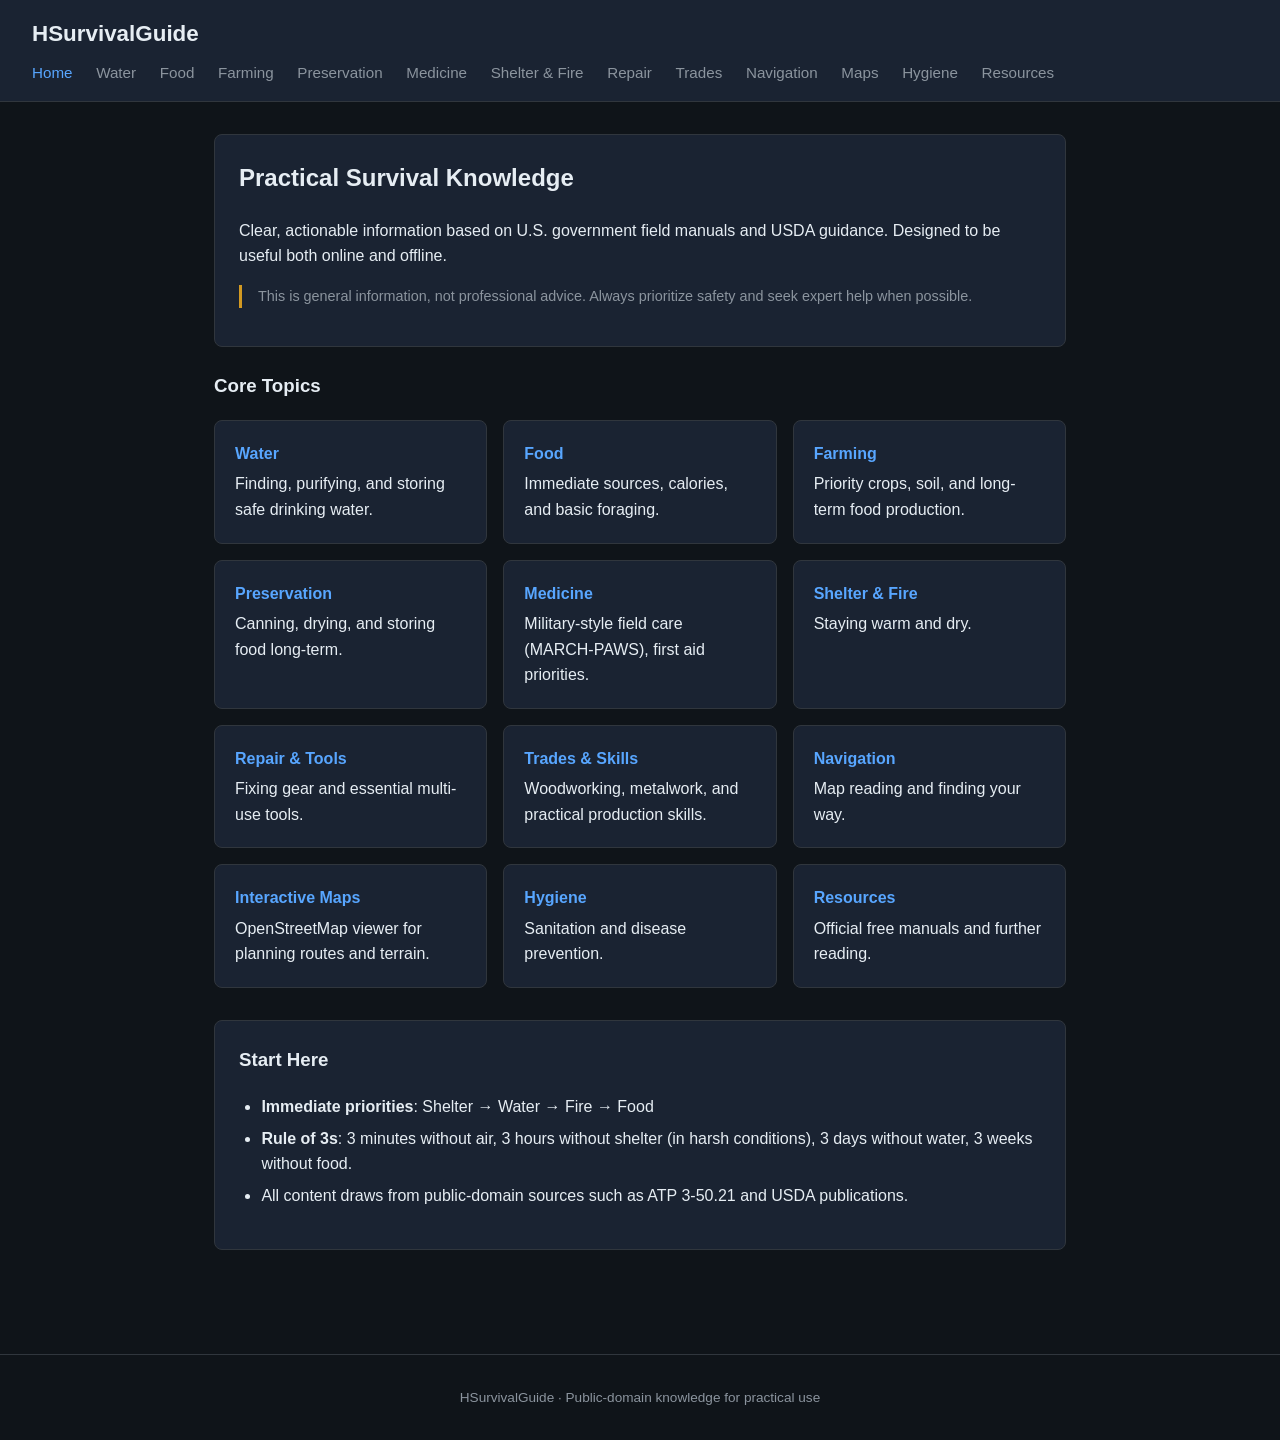
<file: index.html>
<!DOCTYPE html>
<html lang="en">
<head>
  <meta charset="UTF-8">
  <meta name="viewport" content="width=device-width, initial-scale=1.0">
  <title>HSurvivalGuide – Practical Survival Knowledge</title>
  <link rel="stylesheet" href="css/style.css">
</head>
<body>
  <header>
    <h1><a href="index.html">HSurvivalGuide</a></h1>
    <nav>
      <a href="index.html" class="active">Home</a>
      <a href="water.html">Water</a>
      <a href="food.html">Food</a>
      <a href="farming.html">Farming</a>
      <a href="preservation.html">Preservation</a>
      <a href="medicine.html">Medicine</a>
      <a href="shelter.html">Shelter & Fire</a>
      <a href="repair.html">Repair</a>
      <a href="trades.html">Trades</a>
      <a href="navigation.html">Navigation</a>
      <a href="maps.html">Maps</a>
      <a href="hygiene.html">Hygiene</a>
      <a href="resources.html">Resources</a>
    </nav>
  </header>

  <div class="container">
    <div class="card">
      <h2>Practical Survival Knowledge</h2>
      <p>Clear, actionable information based on U.S. government field manuals and USDA guidance. Designed to be useful both online and offline.</p>
      <p class="warning">This is general information, not professional advice. Always prioritize safety and seek expert help when possible.</p>
    </div>

    <h3>Core Topics</h3>
    <div class="grid">
      <a href="water.html"><strong>Water</strong> Finding, purifying, and storing safe drinking water.</a>
      <a href="food.html"><strong>Food</strong> Immediate sources, calories, and basic foraging.</a>
      <a href="farming.html"><strong>Farming</strong> Priority crops, soil, and long-term food production.</a>
      <a href="preservation.html"><strong>Preservation</strong> Canning, drying, and storing food long-term.</a>
      <a href="medicine.html"><strong>Medicine</strong> Military-style field care (MARCH-PAWS), first aid priorities.</a>
      <a href="shelter.html"><strong>Shelter & Fire</strong> Staying warm and dry.</a>
      <a href="repair.html"><strong>Repair & Tools</strong> Fixing gear and essential multi-use tools.</a>
      <a href="trades.html"><strong>Trades & Skills</strong> Woodworking, metalwork, and practical production skills.</a>
      <a href="navigation.html"><strong>Navigation</strong> Map reading and finding your way.</a>
      <a href="maps.html"><strong>Interactive Maps</strong> OpenStreetMap viewer for planning routes and terrain.</a>
      <a href="hygiene.html"><strong>Hygiene</strong> Sanitation and disease prevention.</a>
      <a href="resources.html"><strong>Resources</strong> Official free manuals and further reading.</a>
    </div>

    <div class="card" style="margin-top: 2rem;">
      <h3>Start Here</h3>
      <ul>
        <li><strong>Immediate priorities</strong>: Shelter → Water → Fire → Food</li>
        <li><strong>Rule of 3s</strong>: 3 minutes without air, 3 hours without shelter (in harsh conditions), 3 days without water, 3 weeks without food.</li>
        <li>All content draws from public-domain sources such as ATP 3-50.21 and USDA publications.</li>
      </ul>
    </div>
  </div>

  <footer>
    HSurvivalGuide · Public-domain knowledge for practical use
  </footer>
</body>
</html>
</file>
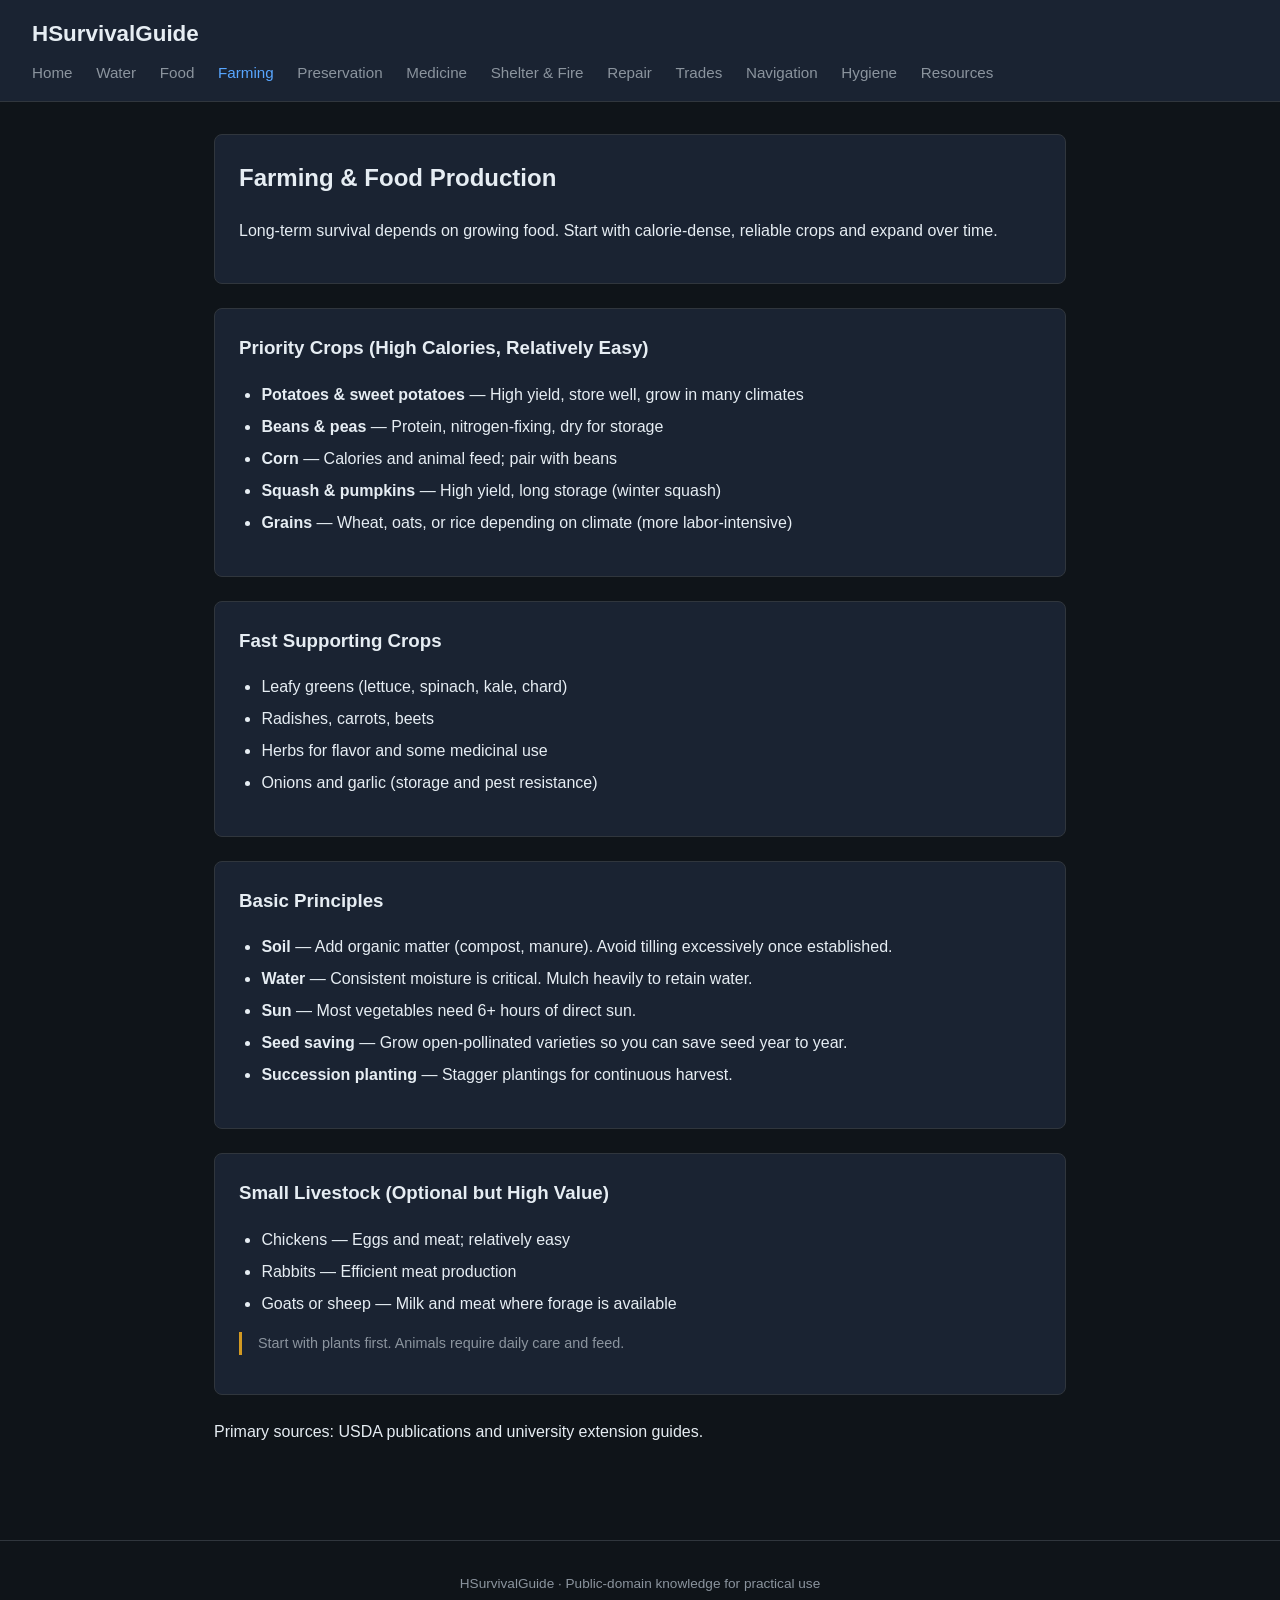
<file: farming.html>
<!DOCTYPE html>
<html lang="en">
<head>
  <meta charset="UTF-8">
  <meta name="viewport" content="width=device-width, initial-scale=1.0">
  <title>Farming – HSurvivalGuide</title>
  <link rel="stylesheet" href="css/style.css">
</head>
<body>
  <header>
    <h1><a href="index.html">HSurvivalGuide</a></h1>
    <nav>
      <a href="index.html">Home</a>
      <a href="water.html">Water</a>
      <a href="food.html">Food</a>
      <a href="farming.html" class="active">Farming</a>
      <a href="preservation.html">Preservation</a>
      <a href="medicine.html">Medicine</a>
      <a href="shelter.html">Shelter & Fire</a>
      <a href="repair.html">Repair</a>
      <a href="trades.html">Trades</a>
      <a href="navigation.html">Navigation</a>
      <a href="hygiene.html">Hygiene</a>
      <a href="resources.html">Resources</a>
    </nav>
  </header>

  <div class="container">
    <div class="card">
      <h2>Farming & Food Production</h2>
      <p>Long-term survival depends on growing food. Start with calorie-dense, reliable crops and expand over time.</p>
    </div>

    <div class="card">
      <h3>Priority Crops (High Calories, Relatively Easy)</h3>
      <ul>
        <li><strong>Potatoes & sweet potatoes</strong> — High yield, store well, grow in many climates</li>
        <li><strong>Beans & peas</strong> — Protein, nitrogen-fixing, dry for storage</li>
        <li><strong>Corn</strong> — Calories and animal feed; pair with beans</li>
        <li><strong>Squash & pumpkins</strong> — High yield, long storage (winter squash)</li>
        <li><strong>Grains</strong> — Wheat, oats, or rice depending on climate (more labor-intensive)</li>
      </ul>
    </div>

    <div class="card">
      <h3>Fast Supporting Crops</h3>
      <ul>
        <li>Leafy greens (lettuce, spinach, kale, chard)</li>
        <li>Radishes, carrots, beets</li>
        <li>Herbs for flavor and some medicinal use</li>
        <li>Onions and garlic (storage and pest resistance)</li>
      </ul>
    </div>

    <div class="card">
      <h3>Basic Principles</h3>
      <ul>
        <li><strong>Soil</strong> — Add organic matter (compost, manure). Avoid tilling excessively once established.</li>
        <li><strong>Water</strong> — Consistent moisture is critical. Mulch heavily to retain water.</li>
        <li><strong>Sun</strong> — Most vegetables need 6+ hours of direct sun.</li>
        <li><strong>Seed saving</strong> — Grow open-pollinated varieties so you can save seed year to year.</li>
        <li><strong>Succession planting</strong> — Stagger plantings for continuous harvest.</li>
      </ul>
    </div>

    <div class="card">
      <h3>Small Livestock (Optional but High Value)</h3>
      <ul>
        <li>Chickens — Eggs and meat; relatively easy</li>
        <li>Rabbits — Efficient meat production</li>
        <li>Goats or sheep — Milk and meat where forage is available</li>
      </ul>
      <p class="warning">Start with plants first. Animals require daily care and feed.</p>
    </div>

    <p>Primary sources: USDA publications and university extension guides.</p>
  </div>

  <footer>
    HSurvivalGuide · Public-domain knowledge for practical use
  </footer>
</body>
</html>
</file>
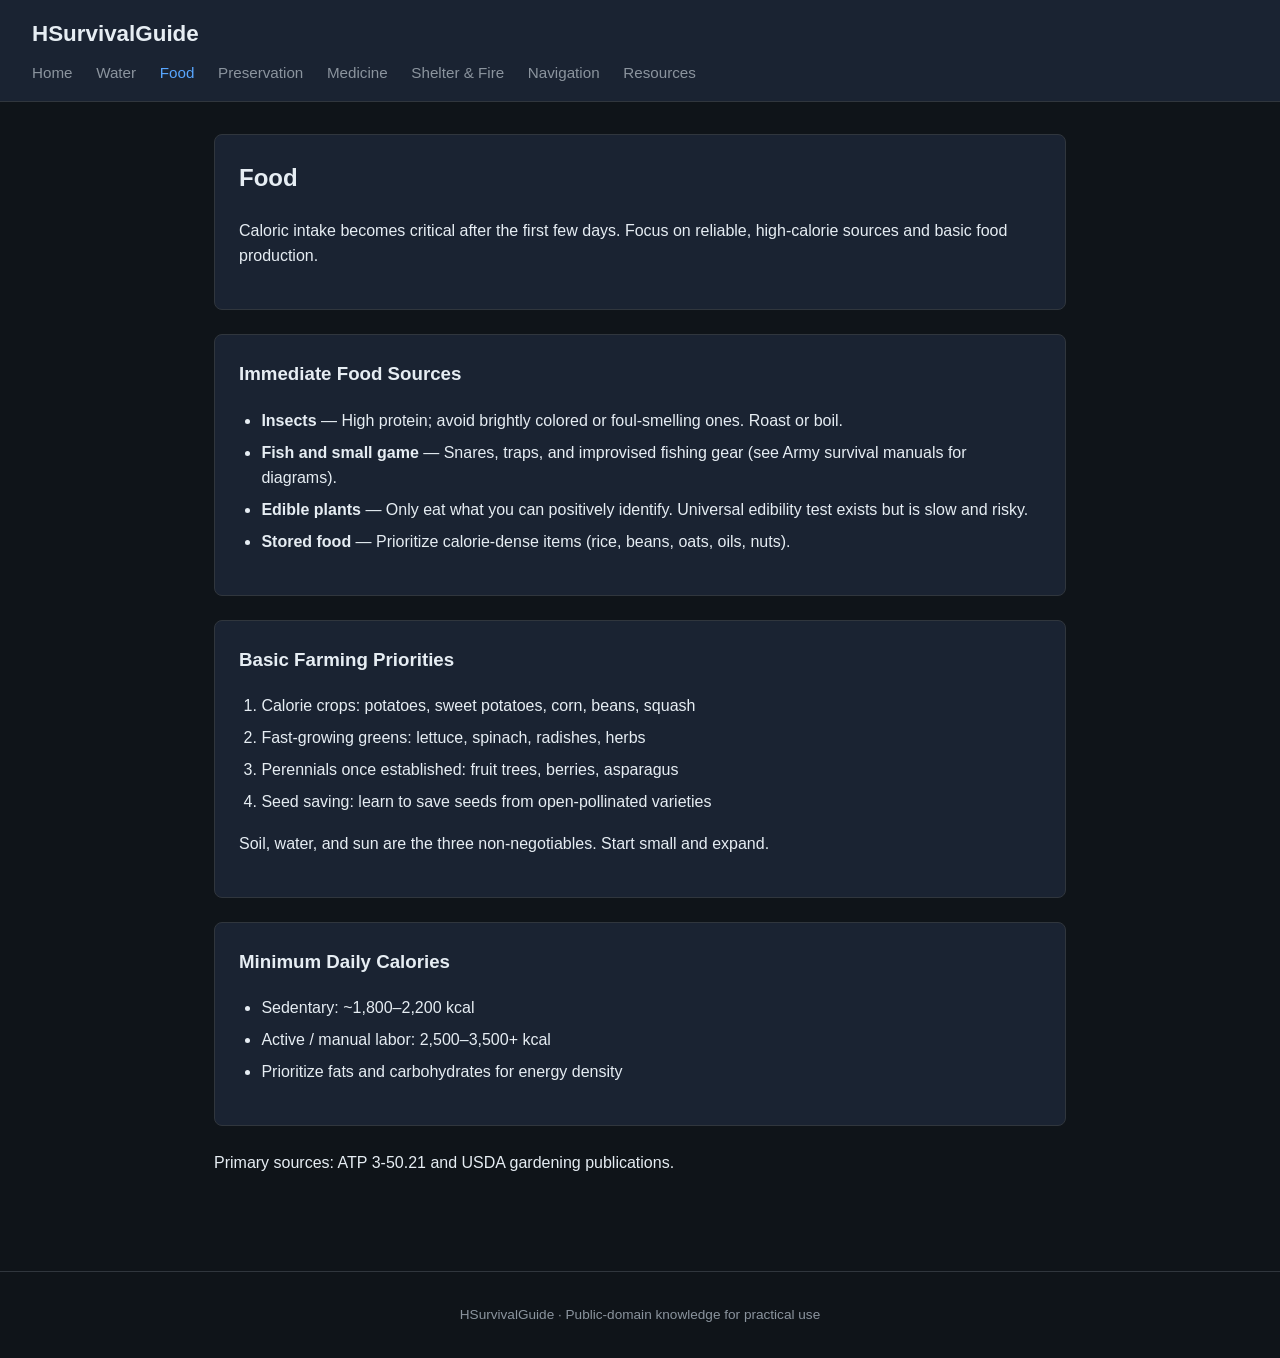
<file: food.html>
<!DOCTYPE html>
<html lang="en">
<head>
  <meta charset="UTF-8">
  <meta name="viewport" content="width=device-width, initial-scale=1.0">
  <title>Food – HSurvivalGuide</title>
  <link rel="stylesheet" href="css/style.css">
</head>
<body>
  <header>
    <h1><a href="index.html">HSurvivalGuide</a></h1>
    <nav>
      <a href="index.html">Home</a>
      <a href="water.html">Water</a>
      <a href="food.html" class="active">Food</a>
      <a href="preservation.html">Preservation</a>
      <a href="medicine.html">Medicine</a>
      <a href="shelter.html">Shelter & Fire</a>
      <a href="navigation.html">Navigation</a>
      <a href="resources.html">Resources</a>
    </nav>
  </header>

  <div class="container">
    <div class="card">
      <h2>Food</h2>
      <p>Caloric intake becomes critical after the first few days. Focus on reliable, high-calorie sources and basic food production.</p>
    </div>

    <div class="card">
      <h3>Immediate Food Sources</h3>
      <ul>
        <li><strong>Insects</strong> — High protein; avoid brightly colored or foul-smelling ones. Roast or boil.</li>
        <li><strong>Fish and small game</strong> — Snares, traps, and improvised fishing gear (see Army survival manuals for diagrams).</li>
        <li><strong>Edible plants</strong> — Only eat what you can positively identify. Universal edibility test exists but is slow and risky.</li>
        <li><strong>Stored food</strong> — Prioritize calorie-dense items (rice, beans, oats, oils, nuts).</li>
      </ul>
    </div>

    <div class="card">
      <h3>Basic Farming Priorities</h3>
      <ol>
        <li>Calorie crops: potatoes, sweet potatoes, corn, beans, squash</li>
        <li>Fast-growing greens: lettuce, spinach, radishes, herbs</li>
        <li>Perennials once established: fruit trees, berries, asparagus</li>
        <li>Seed saving: learn to save seeds from open-pollinated varieties</li>
      </ol>
      <p>Soil, water, and sun are the three non-negotiables. Start small and expand.</p>
    </div>

    <div class="card">
      <h3>Minimum Daily Calories</h3>
      <ul>
        <li>Sedentary: ~1,800–2,200 kcal</li>
        <li>Active / manual labor: 2,500–3,500+ kcal</li>
        <li>Prioritize fats and carbohydrates for energy density</li>
      </ul>
    </div>

    <p>Primary sources: ATP 3-50.21 and USDA gardening publications.</p>
  </div>

  <footer>
    HSurvivalGuide · Public-domain knowledge for practical use
  </footer>
</body>
</html>
</file>
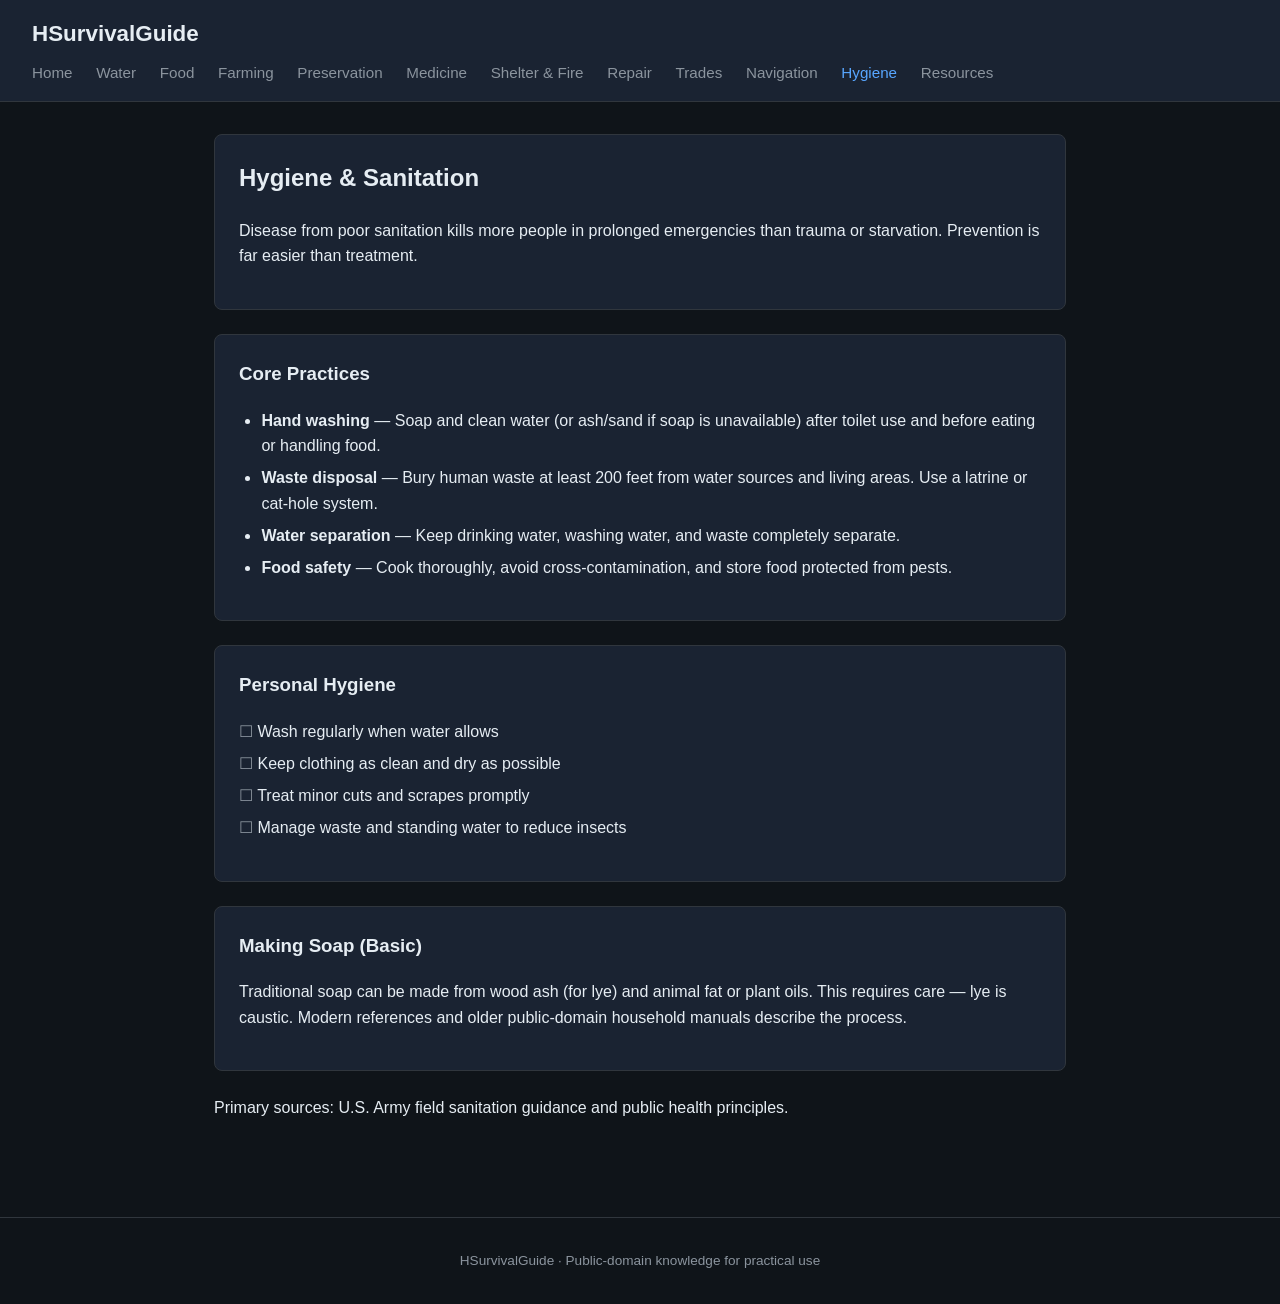
<file: hygiene.html>
<!DOCTYPE html>
<html lang="en">
<head>
  <meta charset="UTF-8">
  <meta name="viewport" content="width=device-width, initial-scale=1.0">
  <title>Hygiene & Sanitation – HSurvivalGuide</title>
  <link rel="stylesheet" href="css/style.css">
</head>
<body>
  <header>
    <h1><a href="index.html">HSurvivalGuide</a></h1>
    <nav>
      <a href="index.html">Home</a>
      <a href="water.html">Water</a>
      <a href="food.html">Food</a>
      <a href="farming.html">Farming</a>
      <a href="preservation.html">Preservation</a>
      <a href="medicine.html">Medicine</a>
      <a href="shelter.html">Shelter & Fire</a>
      <a href="repair.html">Repair</a>
      <a href="trades.html">Trades</a>
      <a href="navigation.html">Navigation</a>
      <a href="hygiene.html" class="active">Hygiene</a>
      <a href="resources.html">Resources</a>
    </nav>
  </header>

  <div class="container">
    <div class="card">
      <h2>Hygiene & Sanitation</h2>
      <p>Disease from poor sanitation kills more people in prolonged emergencies than trauma or starvation. Prevention is far easier than treatment.</p>
    </div>

    <div class="card">
      <h3>Core Practices</h3>
      <ul>
        <li><strong>Hand washing</strong> — Soap and clean water (or ash/sand if soap is unavailable) after toilet use and before eating or handling food.</li>
        <li><strong>Waste disposal</strong> — Bury human waste at least 200 feet from water sources and living areas. Use a latrine or cat-hole system.</li>
        <li><strong>Water separation</strong> — Keep drinking water, washing water, and waste completely separate.</li>
        <li><strong>Food safety</strong> — Cook thoroughly, avoid cross-contamination, and store food protected from pests.</li>
      </ul>
    </div>

    <div class="card">
      <h3>Personal Hygiene</h3>
      <ul class="checklist">
        <li>Wash regularly when water allows</li>
        <li>Keep clothing as clean and dry as possible</li>
        <li>Treat minor cuts and scrapes promptly</li>
        <li>Manage waste and standing water to reduce insects</li>
      </ul>
    </div>

    <div class="card">
      <h3>Making Soap (Basic)</h3>
      <p>Traditional soap can be made from wood ash (for lye) and animal fat or plant oils. This requires care — lye is caustic. Modern references and older public-domain household manuals describe the process.</p>
    </div>

    <p>Primary sources: U.S. Army field sanitation guidance and public health principles.</p>
  </div>

  <footer>
    HSurvivalGuide · Public-domain knowledge for practical use
  </footer>
</body>
</html>
</file>
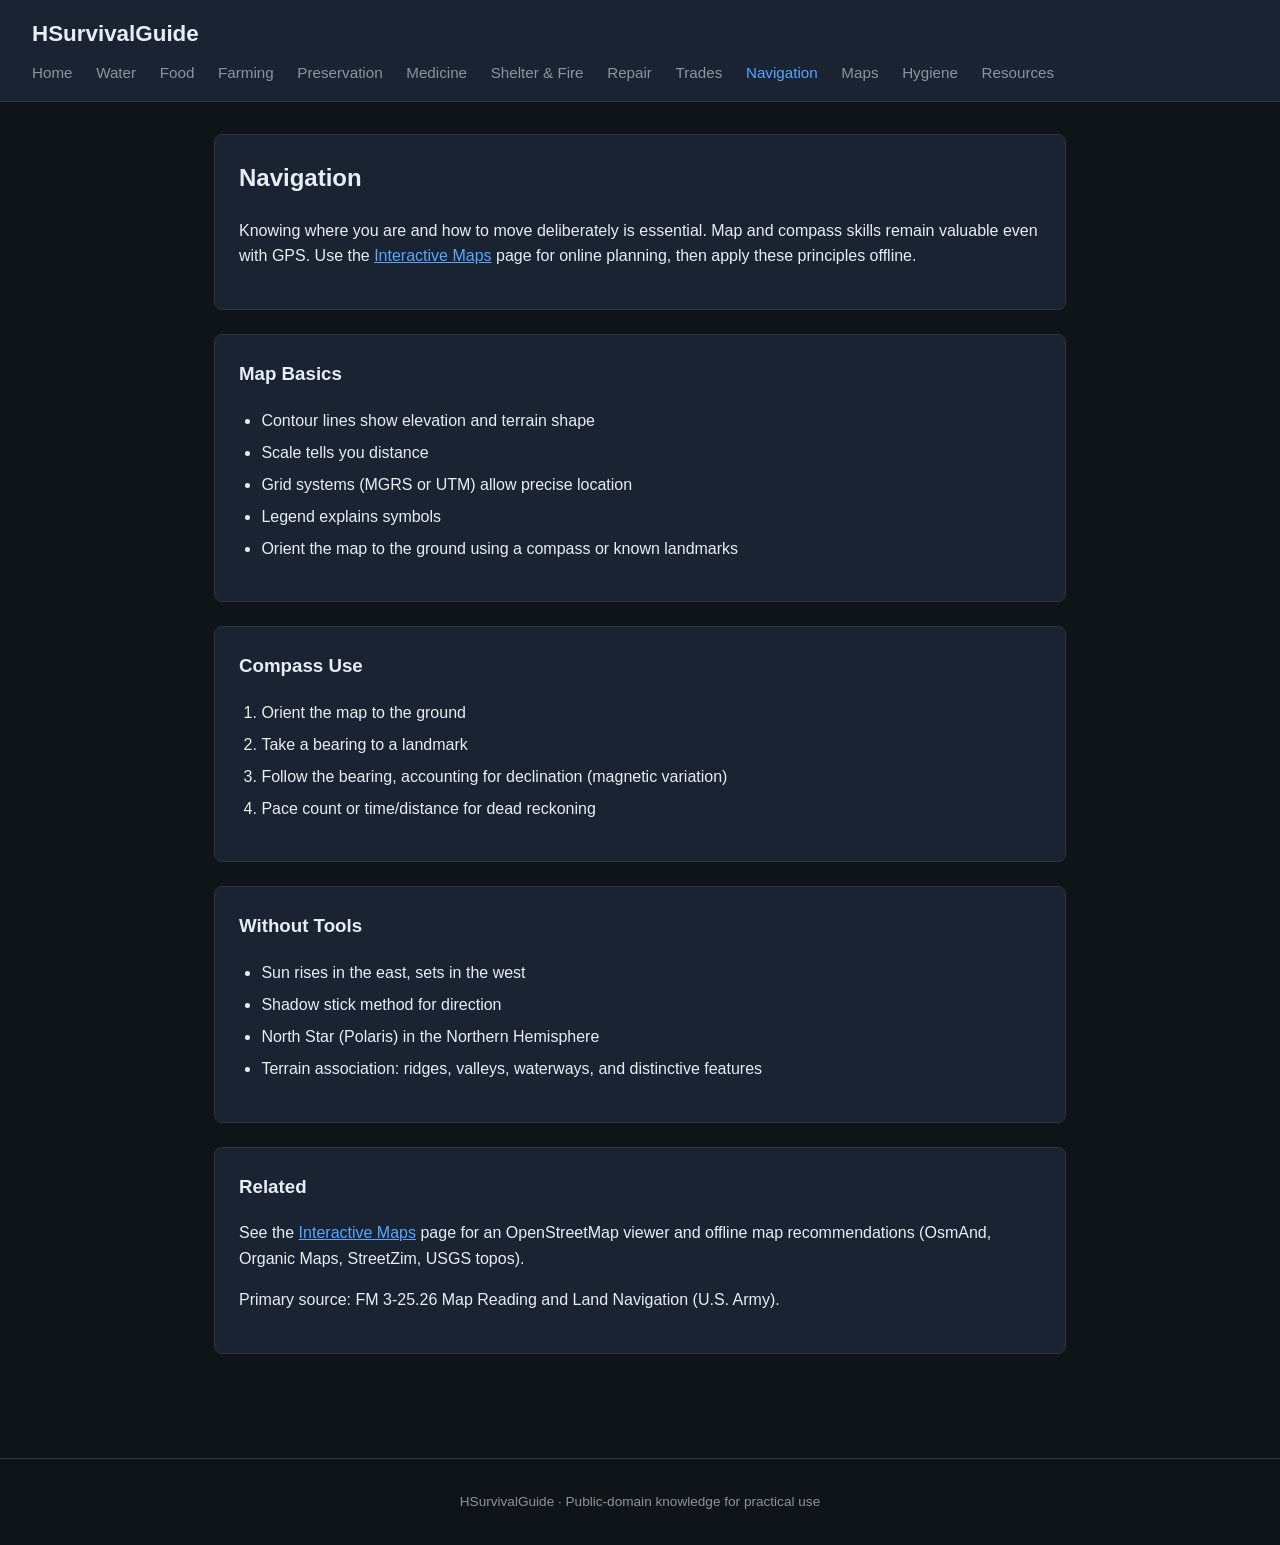
<file: navigation.html>
<!DOCTYPE html>
<html lang="en">
<head>
  <meta charset="UTF-8">
  <meta name="viewport" content="width=device-width, initial-scale=1.0">
  <title>Navigation – HSurvivalGuide</title>
  <link rel="stylesheet" href="css/style.css">
</head>
<body>
  <header>
    <h1><a href="index.html">HSurvivalGuide</a></h1>
    <nav>
      <a href="index.html">Home</a>
      <a href="water.html">Water</a>
      <a href="food.html">Food</a>
      <a href="farming.html">Farming</a>
      <a href="preservation.html">Preservation</a>
      <a href="medicine.html">Medicine</a>
      <a href="shelter.html">Shelter & Fire</a>
      <a href="repair.html">Repair</a>
      <a href="trades.html">Trades</a>
      <a href="navigation.html" class="active">Navigation</a>
      <a href="maps.html">Maps</a>
      <a href="hygiene.html">Hygiene</a>
      <a href="resources.html">Resources</a>
    </nav>
  </header>

  <div class="container">
    <div class="card">
      <h2>Navigation</h2>
      <p>Knowing where you are and how to move deliberately is essential. Map and compass skills remain valuable even with GPS. Use the <a href="maps.html">Interactive Maps</a> page for online planning, then apply these principles offline.</p>
    </div>

    <div class="card">
      <h3>Map Basics</h3>
      <ul>
        <li>Contour lines show elevation and terrain shape</li>
        <li>Scale tells you distance</li>
        <li>Grid systems (MGRS or UTM) allow precise location</li>
        <li>Legend explains symbols</li>
        <li>Orient the map to the ground using a compass or known landmarks</li>
      </ul>
    </div>

    <div class="card">
      <h3>Compass Use</h3>
      <ol>
        <li>Orient the map to the ground</li>
        <li>Take a bearing to a landmark</li>
        <li>Follow the bearing, accounting for declination (magnetic variation)</li>
        <li>Pace count or time/distance for dead reckoning</li>
      </ol>
    </div>

    <div class="card">
      <h3>Without Tools</h3>
      <ul>
        <li>Sun rises in the east, sets in the west</li>
        <li>Shadow stick method for direction</li>
        <li>North Star (Polaris) in the Northern Hemisphere</li>
        <li>Terrain association: ridges, valleys, waterways, and distinctive features</li>
      </ul>
    </div>

    <div class="card">
      <h3>Related</h3>
      <p>See the <a href="maps.html">Interactive Maps</a> page for an OpenStreetMap viewer and offline map recommendations (OsmAnd, Organic Maps, StreetZim, USGS topos).</p>
      <p>Primary source: FM 3-25.26 Map Reading and Land Navigation (U.S. Army).</p>
    </div>
  </div>

  <footer>
    HSurvivalGuide · Public-domain knowledge for practical use
  </footer>
</body>
</html>
</file>
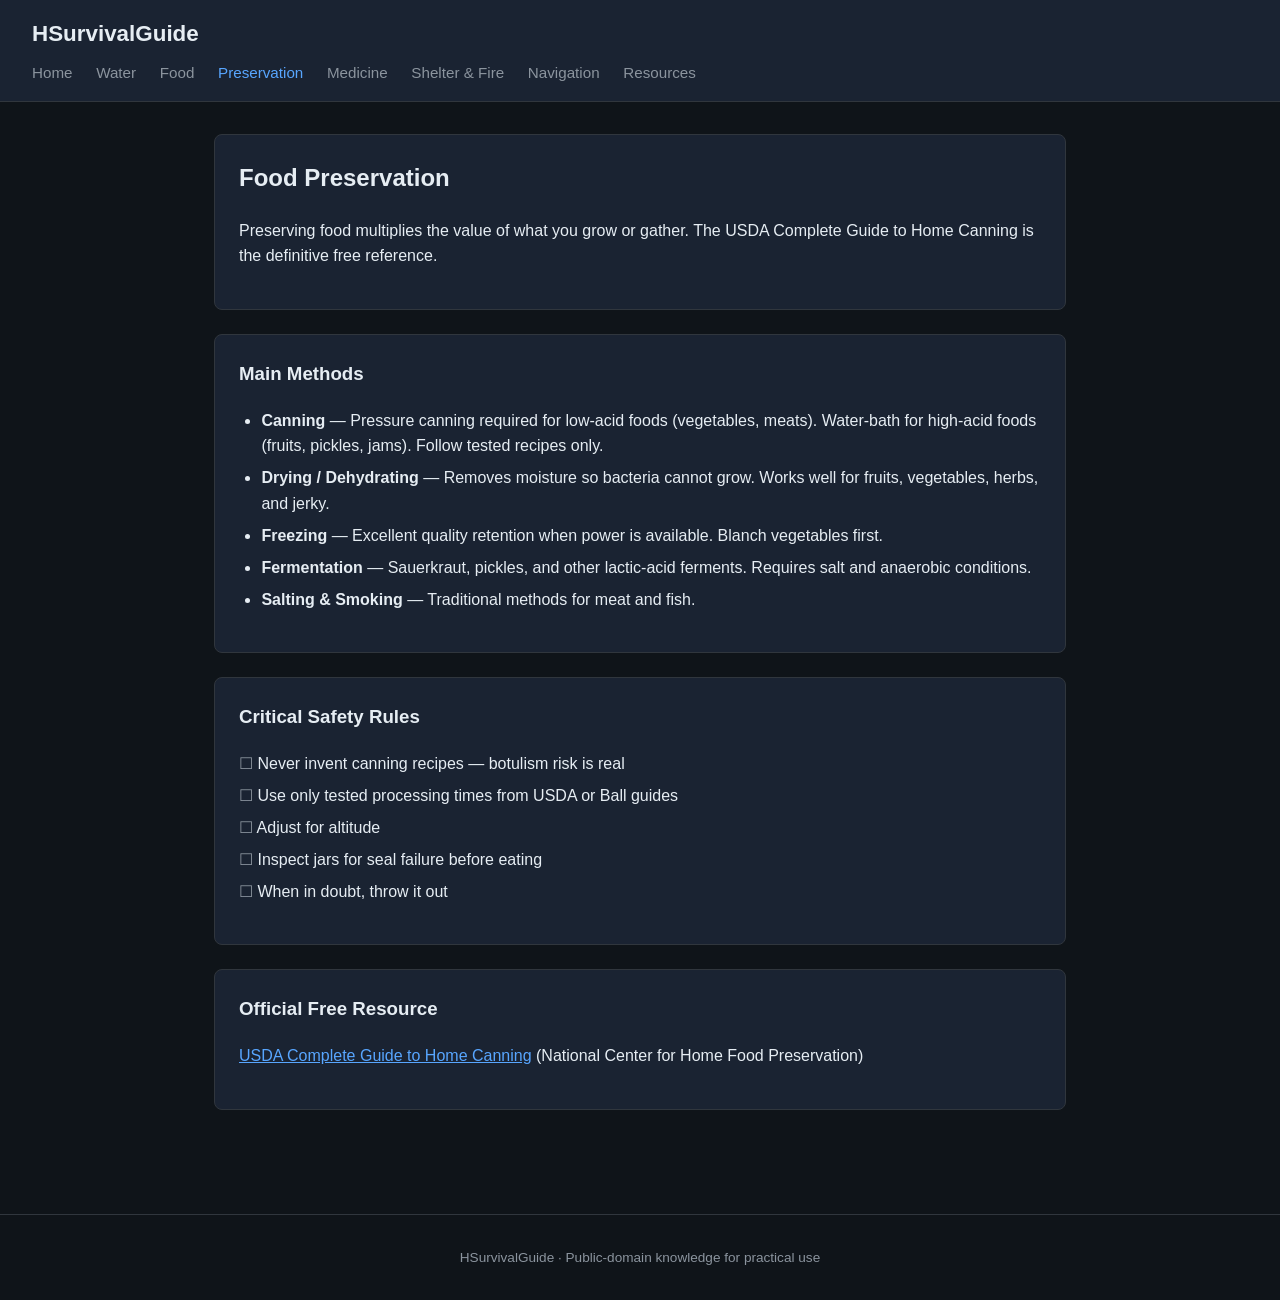
<file: preservation.html>
<!DOCTYPE html>
<html lang="en">
<head>
  <meta charset="UTF-8">
  <meta name="viewport" content="width=device-width, initial-scale=1.0">
  <title>Food Preservation – HSurvivalGuide</title>
  <link rel="stylesheet" href="css/style.css">
</head>
<body>
  <header>
    <h1><a href="index.html">HSurvivalGuide</a></h1>
    <nav>
      <a href="index.html">Home</a>
      <a href="water.html">Water</a>
      <a href="food.html">Food</a>
      <a href="preservation.html" class="active">Preservation</a>
      <a href="medicine.html">Medicine</a>
      <a href="shelter.html">Shelter & Fire</a>
      <a href="navigation.html">Navigation</a>
      <a href="resources.html">Resources</a>
    </nav>
  </header>

  <div class="container">
    <div class="card">
      <h2>Food Preservation</h2>
      <p>Preserving food multiplies the value of what you grow or gather. The USDA Complete Guide to Home Canning is the definitive free reference.</p>
    </div>

    <div class="card">
      <h3>Main Methods</h3>
      <ul>
        <li><strong>Canning</strong> — Pressure canning required for low-acid foods (vegetables, meats). Water-bath for high-acid foods (fruits, pickles, jams). Follow tested recipes only.</li>
        <li><strong>Drying / Dehydrating</strong> — Removes moisture so bacteria cannot grow. Works well for fruits, vegetables, herbs, and jerky.</li>
        <li><strong>Freezing</strong> — Excellent quality retention when power is available. Blanch vegetables first.</li>
        <li><strong>Fermentation</strong> — Sauerkraut, pickles, and other lactic-acid ferments. Requires salt and anaerobic conditions.</li>
        <li><strong>Salting & Smoking</strong> — Traditional methods for meat and fish.</li>
      </ul>
    </div>

    <div class="card">
      <h3>Critical Safety Rules</h3>
      <ul class="checklist">
        <li>Never invent canning recipes — botulism risk is real</li>
        <li>Use only tested processing times from USDA or Ball guides</li>
        <li>Adjust for altitude</li>
        <li>Inspect jars for seal failure before eating</li>
        <li>When in doubt, throw it out</li>
      </ul>
    </div>

    <div class="card">
      <h3>Official Free Resource</h3>
      <p><a href="https://nchfp.uga.edu/publications/publications_usda.html" target="_blank">USDA Complete Guide to Home Canning</a> (National Center for Home Food Preservation)</p>
    </div>
  </div>

  <footer>
    HSurvivalGuide · Public-domain knowledge for practical use
  </footer>
</body>
</html>
</file>
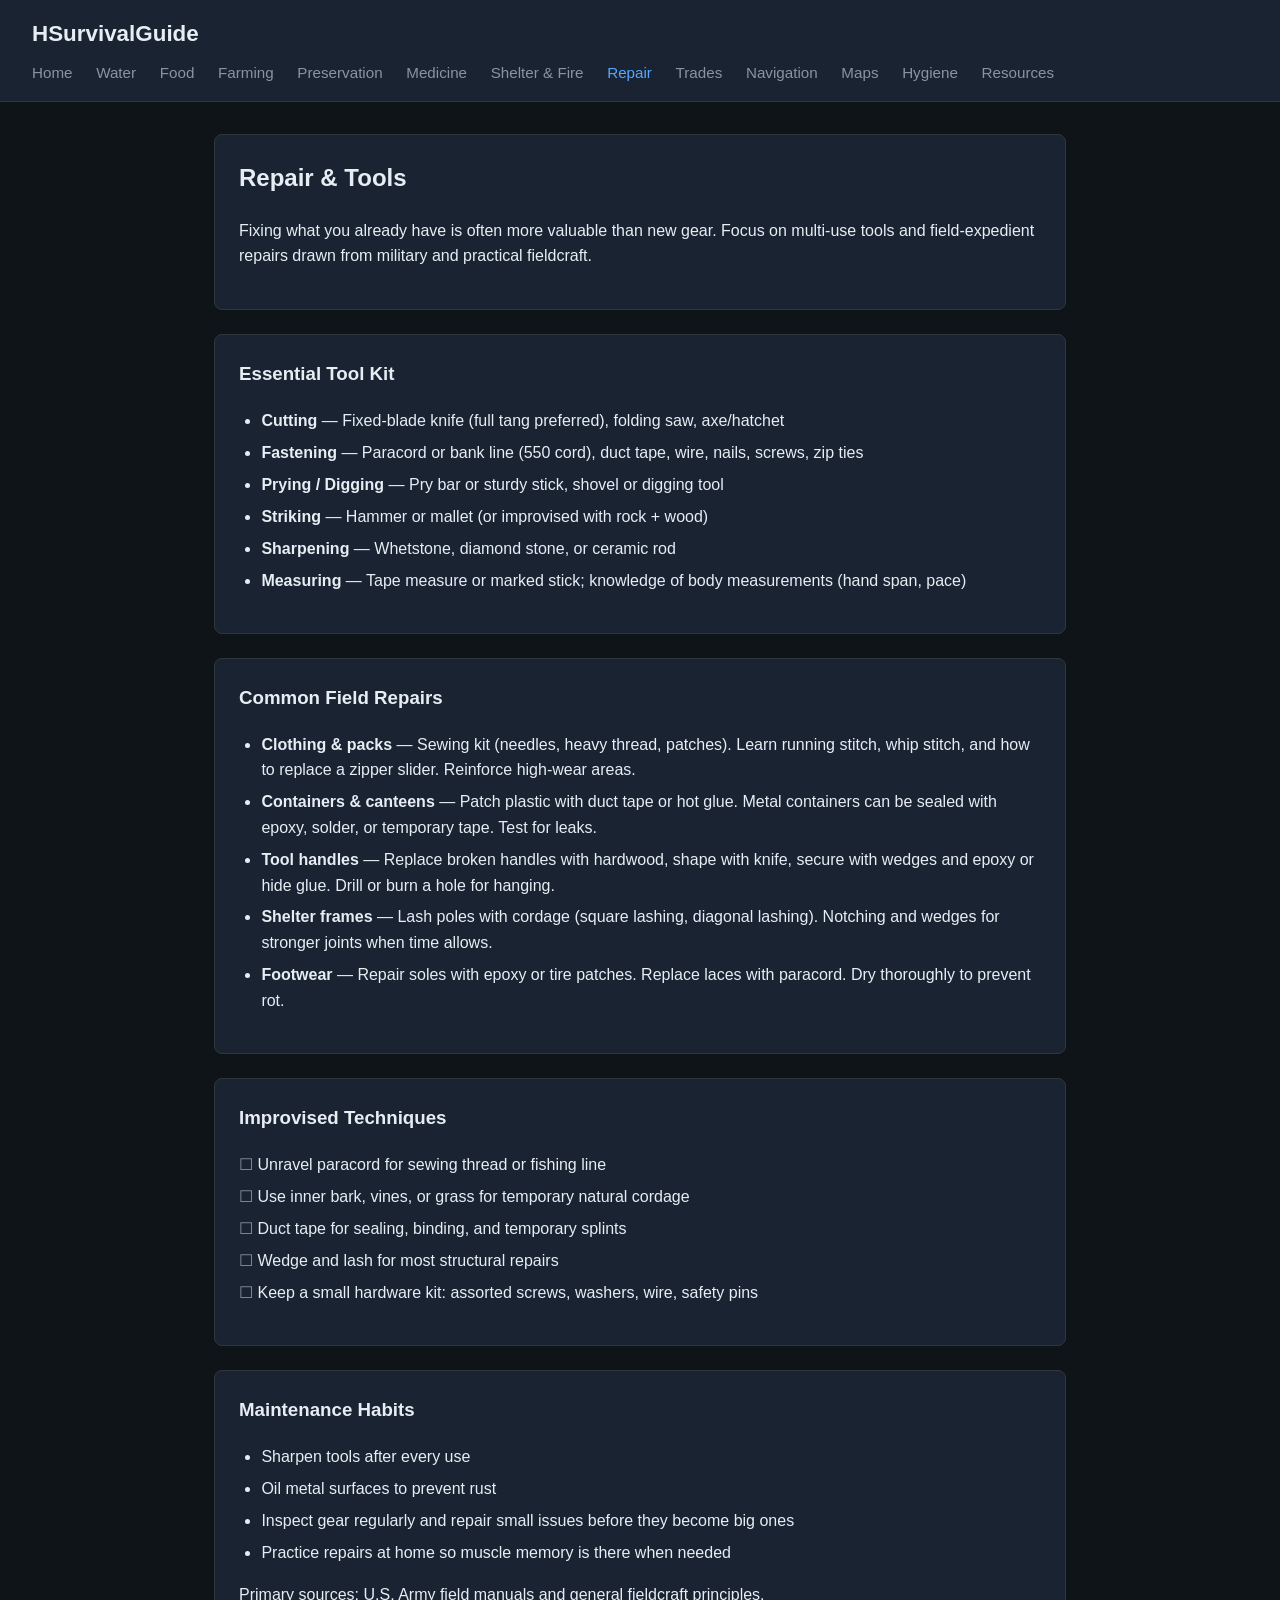
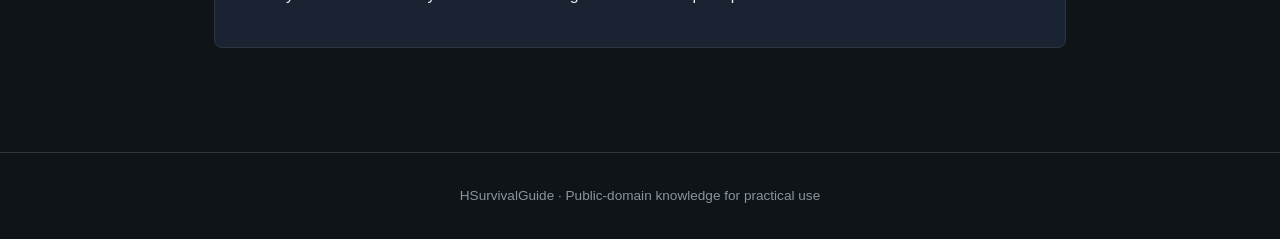
<file: repair.html>
<!DOCTYPE html>
<html lang="en">
<head>
  <meta charset="UTF-8">
  <meta name="viewport" content="width=device-width, initial-scale=1.0">
  <title>Repair & Tools – HSurvivalGuide</title>
  <link rel="stylesheet" href="css/style.css">
</head>
<body>
  <header>
    <h1><a href="index.html">HSurvivalGuide</a></h1>
    <nav>
      <a href="index.html">Home</a>
      <a href="water.html">Water</a>
      <a href="food.html">Food</a>
      <a href="farming.html">Farming</a>
      <a href="preservation.html">Preservation</a>
      <a href="medicine.html">Medicine</a>
      <a href="shelter.html">Shelter & Fire</a>
      <a href="repair.html" class="active">Repair</a>
      <a href="trades.html">Trades</a>
      <a href="navigation.html">Navigation</a>
      <a href="maps.html">Maps</a>
      <a href="hygiene.html">Hygiene</a>
      <a href="resources.html">Resources</a>
    </nav>
  </header>

  <div class="container">
    <div class="card">
      <h2>Repair & Tools</h2>
      <p>Fixing what you already have is often more valuable than new gear. Focus on multi-use tools and field-expedient repairs drawn from military and practical fieldcraft.</p>
    </div>

    <div class="card">
      <h3>Essential Tool Kit</h3>
      <ul>
        <li><strong>Cutting</strong> — Fixed-blade knife (full tang preferred), folding saw, axe/hatchet</li>
        <li><strong>Fastening</strong> — Paracord or bank line (550 cord), duct tape, wire, nails, screws, zip ties</li>
        <li><strong>Prying / Digging</strong> — Pry bar or sturdy stick, shovel or digging tool</li>
        <li><strong>Striking</strong> — Hammer or mallet (or improvised with rock + wood)</li>
        <li><strong>Sharpening</strong> — Whetstone, diamond stone, or ceramic rod</li>
        <li><strong>Measuring</strong> — Tape measure or marked stick; knowledge of body measurements (hand span, pace)</li>
      </ul>
    </div>

    <div class="card">
      <h3>Common Field Repairs</h3>
      <ul>
        <li><strong>Clothing & packs</strong> — Sewing kit (needles, heavy thread, patches). Learn running stitch, whip stitch, and how to replace a zipper slider. Reinforce high-wear areas.</li>
        <li><strong>Containers & canteens</strong> — Patch plastic with duct tape or hot glue. Metal containers can be sealed with epoxy, solder, or temporary tape. Test for leaks.</li>
        <li><strong>Tool handles</strong> — Replace broken handles with hardwood, shape with knife, secure with wedges and epoxy or hide glue. Drill or burn a hole for hanging.</li>
        <li><strong>Shelter frames</strong> — Lash poles with cordage (square lashing, diagonal lashing). Notching and wedges for stronger joints when time allows.</li>
        <li><strong>Footwear</strong> — Repair soles with epoxy or tire patches. Replace laces with paracord. Dry thoroughly to prevent rot.</li>
      </ul>
    </div>

    <div class="card">
      <h3>Improvised Techniques</h3>
      <ul class="checklist">
        <li>Unravel paracord for sewing thread or fishing line</li>
        <li>Use inner bark, vines, or grass for temporary natural cordage</li>
        <li>Duct tape for sealing, binding, and temporary splints</li>
        <li>Wedge and lash for most structural repairs</li>
        <li>Keep a small hardware kit: assorted screws, washers, wire, safety pins</li>
      </ul>
    </div>

    <div class="card">
      <h3>Maintenance Habits</h3>
      <ul>
        <li>Sharpen tools after every use</li>
        <li>Oil metal surfaces to prevent rust</li>
        <li>Inspect gear regularly and repair small issues before they become big ones</li>
        <li>Practice repairs at home so muscle memory is there when needed</li>
      </ul>
      <p>Primary sources: U.S. Army field manuals and general fieldcraft principles.</p>
    </div>
  </div>

  <footer>
    HSurvivalGuide · Public-domain knowledge for practical use
  </footer>
</body>
</html>
</file>
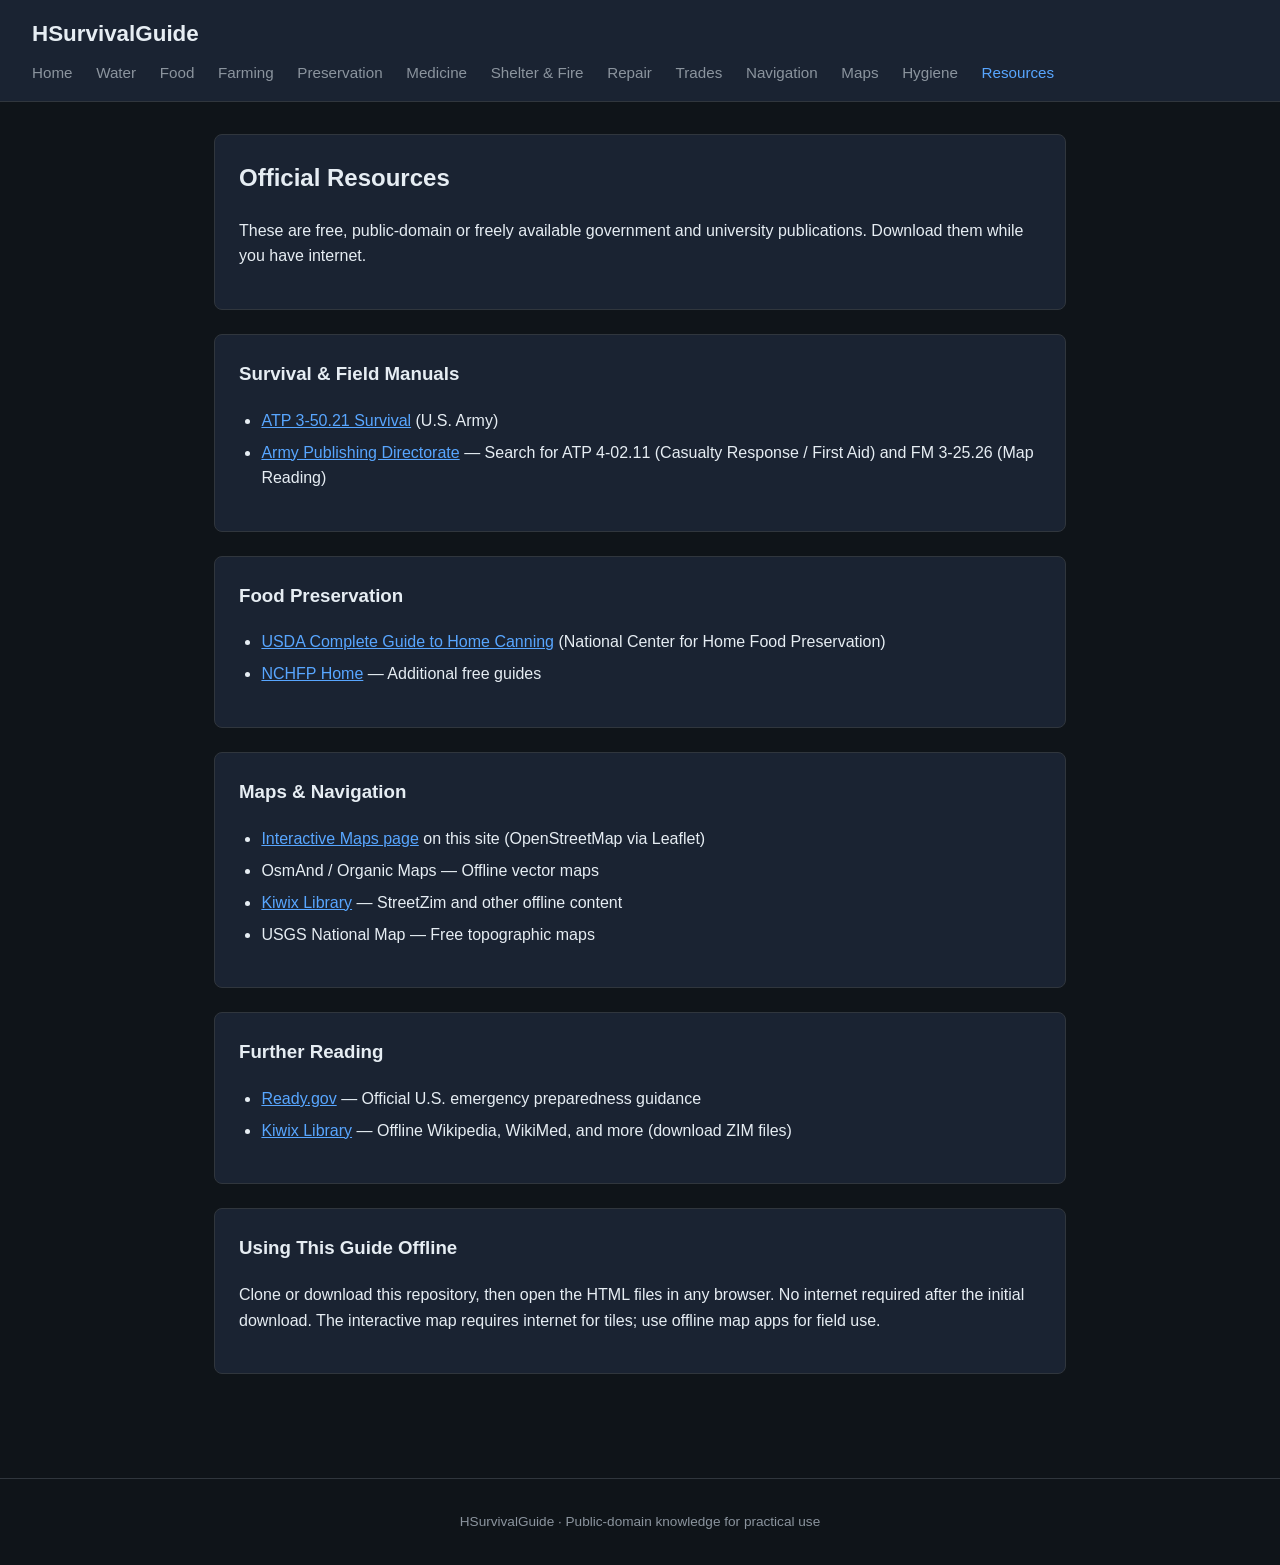
<file: resources.html>
<!DOCTYPE html>
<html lang="en">
<head>
  <meta charset="UTF-8">
  <meta name="viewport" content="width=device-width, initial-scale=1.0">
  <title>Resources – HSurvivalGuide</title>
  <link rel="stylesheet" href="css/style.css">
</head>
<body>
  <header>
    <h1><a href="index.html">HSurvivalGuide</a></h1>
    <nav>
      <a href="index.html">Home</a>
      <a href="water.html">Water</a>
      <a href="food.html">Food</a>
      <a href="farming.html">Farming</a>
      <a href="preservation.html">Preservation</a>
      <a href="medicine.html">Medicine</a>
      <a href="shelter.html">Shelter & Fire</a>
      <a href="repair.html">Repair</a>
      <a href="trades.html">Trades</a>
      <a href="navigation.html">Navigation</a>
      <a href="maps.html">Maps</a>
      <a href="hygiene.html">Hygiene</a>
      <a href="resources.html" class="active">Resources</a>
    </nav>
  </header>

  <div class="container">
    <div class="card">
      <h2>Official Resources</h2>
      <p>These are free, public-domain or freely available government and university publications. Download them while you have internet.</p>
    </div>

    <div class="card">
      <h3>Survival & Field Manuals</h3>
      <ul>
        <li><a href="https://armypubs.army.mil/epubs/DR_pubs/DR_a/pdf/web/ARN19344_ATP%203-50.21%20FINAL%20WEB.pdf" target="_blank">ATP 3-50.21 Survival</a> (U.S. Army)</li>
        <li><a href="https://armypubs.army.mil/" target="_blank">Army Publishing Directorate</a> — Search for ATP 4-02.11 (Casualty Response / First Aid) and FM 3-25.26 (Map Reading)</li>
      </ul>
    </div>

    <div class="card">
      <h3>Food Preservation</h3>
      <ul>
        <li><a href="https://nchfp.uga.edu/publications/publications_usda.html" target="_blank">USDA Complete Guide to Home Canning</a> (National Center for Home Food Preservation)</li>
        <li><a href="https://nchfp.uga.edu/" target="_blank">NCHFP Home</a> — Additional free guides</li>
      </ul>
    </div>

    <div class="card">
      <h3>Maps & Navigation</h3>
      <ul>
        <li><a href="maps.html">Interactive Maps page</a> on this site (OpenStreetMap via Leaflet)</li>
        <li>OsmAnd / Organic Maps — Offline vector maps</li>
        <li><a href="https://library.kiwix.org/" target="_blank">Kiwix Library</a> — StreetZim and other offline content</li>
        <li>USGS National Map — Free topographic maps</li>
      </ul>
    </div>

    <div class="card">
      <h3>Further Reading</h3>
      <ul>
        <li><a href="https://www.ready.gov/" target="_blank">Ready.gov</a> — Official U.S. emergency preparedness guidance</li>
        <li><a href="https://library.kiwix.org/" target="_blank">Kiwix Library</a> — Offline Wikipedia, WikiMed, and more (download ZIM files)</li>
      </ul>
    </div>

    <div class="card">
      <h3>Using This Guide Offline</h3>
      <p>Clone or download this repository, then open the HTML files in any browser. No internet required after the initial download. The interactive map requires internet for tiles; use offline map apps for field use.</p>
    </div>
  </div>

  <footer>
    HSurvivalGuide · Public-domain knowledge for practical use
  </footer>
</body>
</html>
</file>
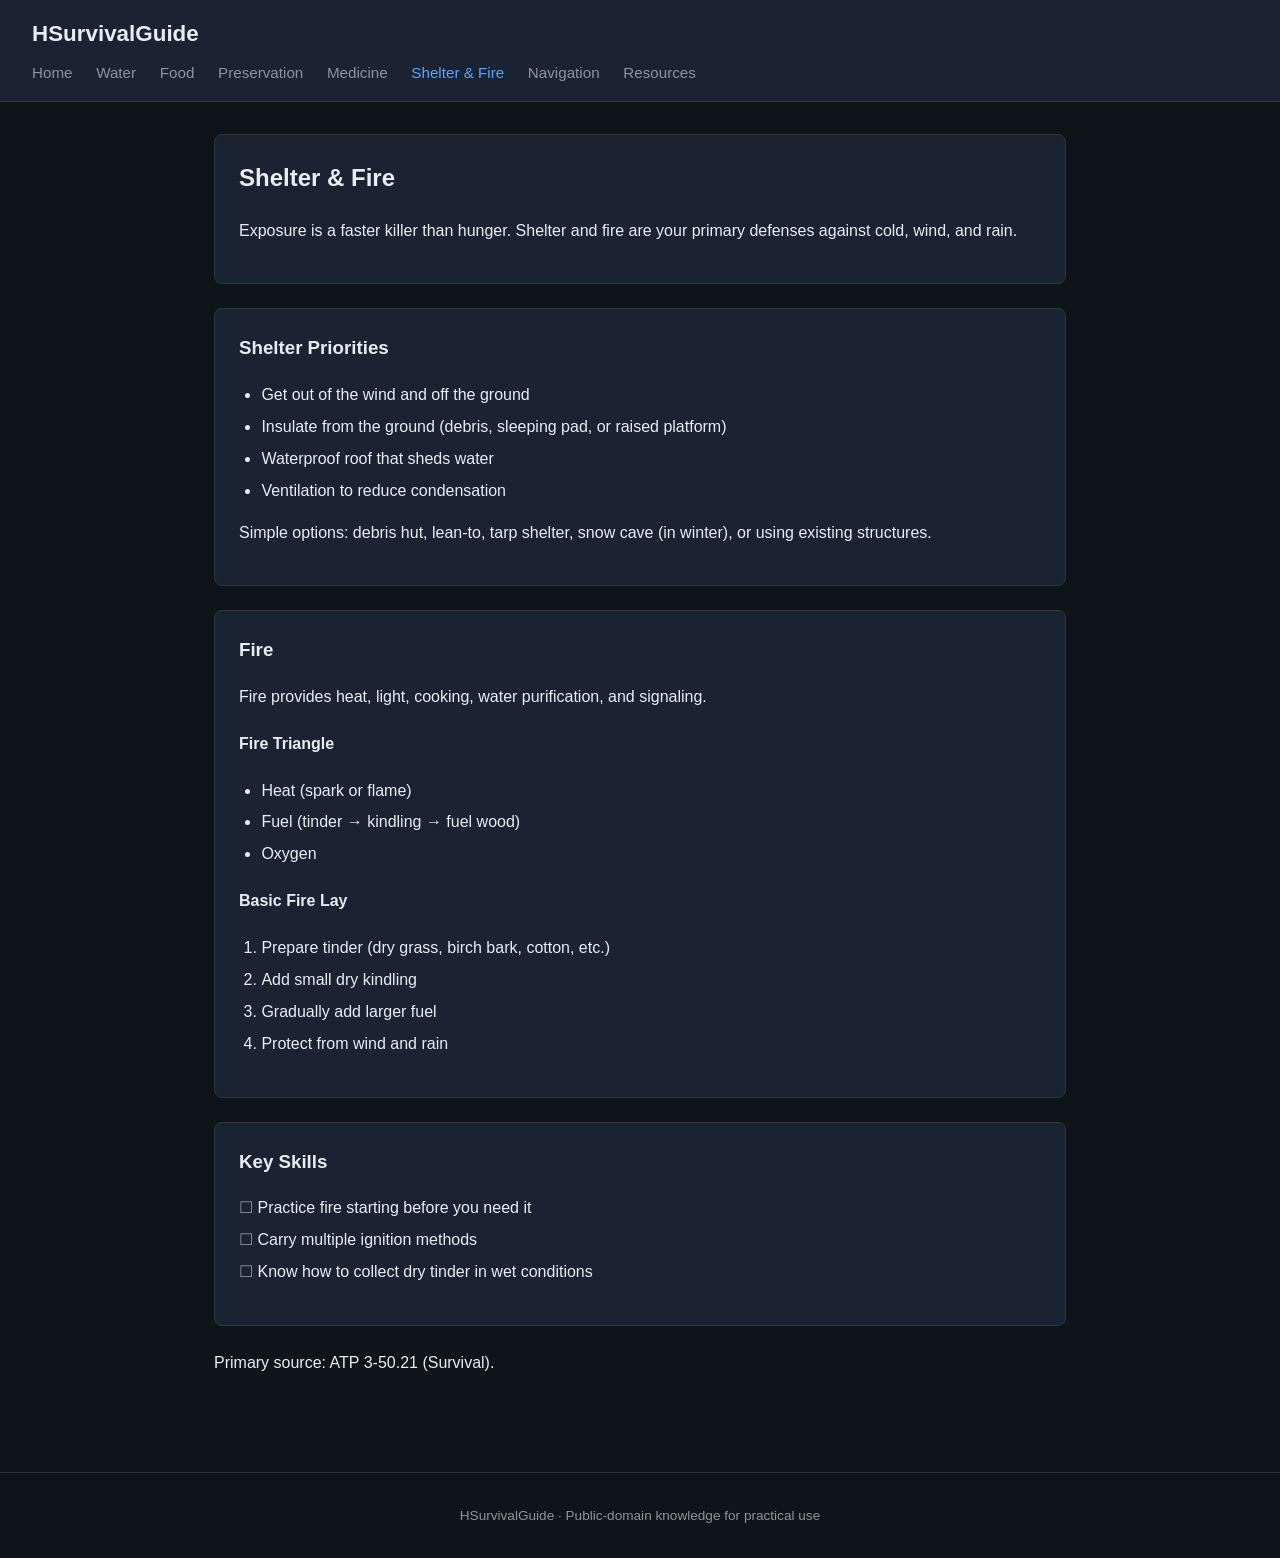
<file: shelter.html>
<!DOCTYPE html>
<html lang="en">
<head>
  <meta charset="UTF-8">
  <meta name="viewport" content="width=device-width, initial-scale=1.0">
  <title>Shelter & Fire – HSurvivalGuide</title>
  <link rel="stylesheet" href="css/style.css">
</head>
<body>
  <header>
    <h1><a href="index.html">HSurvivalGuide</a></h1>
    <nav>
      <a href="index.html">Home</a>
      <a href="water.html">Water</a>
      <a href="food.html">Food</a>
      <a href="preservation.html">Preservation</a>
      <a href="medicine.html">Medicine</a>
      <a href="shelter.html" class="active">Shelter & Fire</a>
      <a href="navigation.html">Navigation</a>
      <a href="resources.html">Resources</a>
    </nav>
  </header>

  <div class="container">
    <div class="card">
      <h2>Shelter & Fire</h2>
      <p>Exposure is a faster killer than hunger. Shelter and fire are your primary defenses against cold, wind, and rain.</p>
    </div>

    <div class="card">
      <h3>Shelter Priorities</h3>
      <ul>
        <li>Get out of the wind and off the ground</li>
        <li>Insulate from the ground (debris, sleeping pad, or raised platform)</li>
        <li>Waterproof roof that sheds water</li>
        <li>Ventilation to reduce condensation</li>
      </ul>
      <p>Simple options: debris hut, lean-to, tarp shelter, snow cave (in winter), or using existing structures.</p>
    </div>

    <div class="card">
      <h3>Fire</h3>
      <p>Fire provides heat, light, cooking, water purification, and signaling.</p>
      <h4>Fire Triangle</h4>
      <ul>
        <li>Heat (spark or flame)</li>
        <li>Fuel (tinder → kindling → fuel wood)</li>
        <li>Oxygen</li>
      </ul>
      <h4>Basic Fire Lay</h4>
      <ol>
        <li>Prepare tinder (dry grass, birch bark, cotton, etc.)</li>
        <li>Add small dry kindling</li>
        <li>Gradually add larger fuel</li>
        <li>Protect from wind and rain</li>
      </ol>
    </div>

    <div class="card">
      <h3>Key Skills</h3>
      <ul class="checklist">
        <li>Practice fire starting before you need it</li>
        <li>Carry multiple ignition methods</li>
        <li>Know how to collect dry tinder in wet conditions</li>
      </ul>
    </div>

    <p>Primary source: ATP 3-50.21 (Survival).</p>
  </div>

  <footer>
    HSurvivalGuide · Public-domain knowledge for practical use
  </footer>
</body>
</html>
</file>
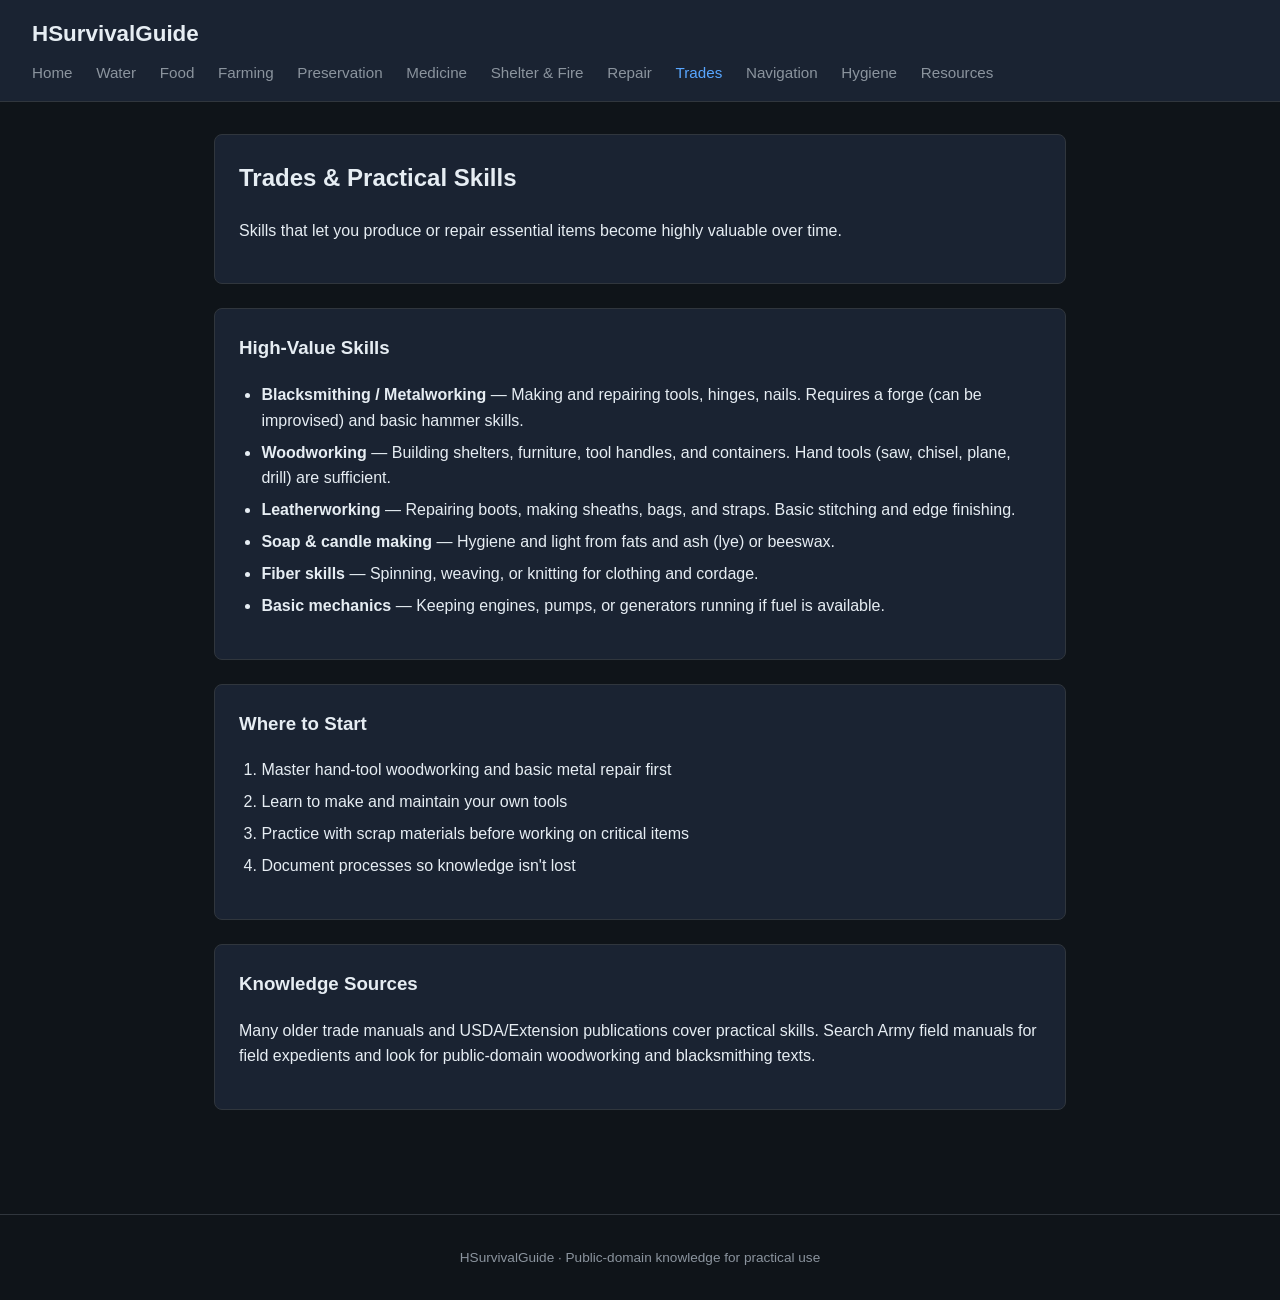
<file: trades.html>
<!DOCTYPE html>
<html lang="en">
<head>
  <meta charset="UTF-8">
  <meta name="viewport" content="width=device-width, initial-scale=1.0">
  <title>Trades & Skills – HSurvivalGuide</title>
  <link rel="stylesheet" href="css/style.css">
</head>
<body>
  <header>
    <h1><a href="index.html">HSurvivalGuide</a></h1>
    <nav>
      <a href="index.html">Home</a>
      <a href="water.html">Water</a>
      <a href="food.html">Food</a>
      <a href="farming.html">Farming</a>
      <a href="preservation.html">Preservation</a>
      <a href="medicine.html">Medicine</a>
      <a href="shelter.html">Shelter & Fire</a>
      <a href="repair.html">Repair</a>
      <a href="trades.html" class="active">Trades</a>
      <a href="navigation.html">Navigation</a>
      <a href="hygiene.html">Hygiene</a>
      <a href="resources.html">Resources</a>
    </nav>
  </header>

  <div class="container">
    <div class="card">
      <h2>Trades & Practical Skills</h2>
      <p>Skills that let you produce or repair essential items become highly valuable over time.</p>
    </div>

    <div class="card">
      <h3>High-Value Skills</h3>
      <ul>
        <li><strong>Blacksmithing / Metalworking</strong> — Making and repairing tools, hinges, nails. Requires a forge (can be improvised) and basic hammer skills.</li>
        <li><strong>Woodworking</strong> — Building shelters, furniture, tool handles, and containers. Hand tools (saw, chisel, plane, drill) are sufficient.</li>
        <li><strong>Leatherworking</strong> — Repairing boots, making sheaths, bags, and straps. Basic stitching and edge finishing.</li>
        <li><strong>Soap & candle making</strong> — Hygiene and light from fats and ash (lye) or beeswax.</li>
        <li><strong>Fiber skills</strong> — Spinning, weaving, or knitting for clothing and cordage.</li>
        <li><strong>Basic mechanics</strong> — Keeping engines, pumps, or generators running if fuel is available.</li>
      </ul>
    </div>

    <div class="card">
      <h3>Where to Start</h3>
      <ol>
        <li>Master hand-tool woodworking and basic metal repair first</li>
        <li>Learn to make and maintain your own tools</li>
        <li>Practice with scrap materials before working on critical items</li>
        <li>Document processes so knowledge isn't lost</li>
      </ol>
    </div>

    <div class="card">
      <h3>Knowledge Sources</h3>
      <p>Many older trade manuals and USDA/Extension publications cover practical skills. Search Army field manuals for field expedients and look for public-domain woodworking and blacksmithing texts.</p>
    </div>
  </div>

  <footer>
    HSurvivalGuide · Public-domain knowledge for practical use
  </footer>
</body>
</html>
</file>
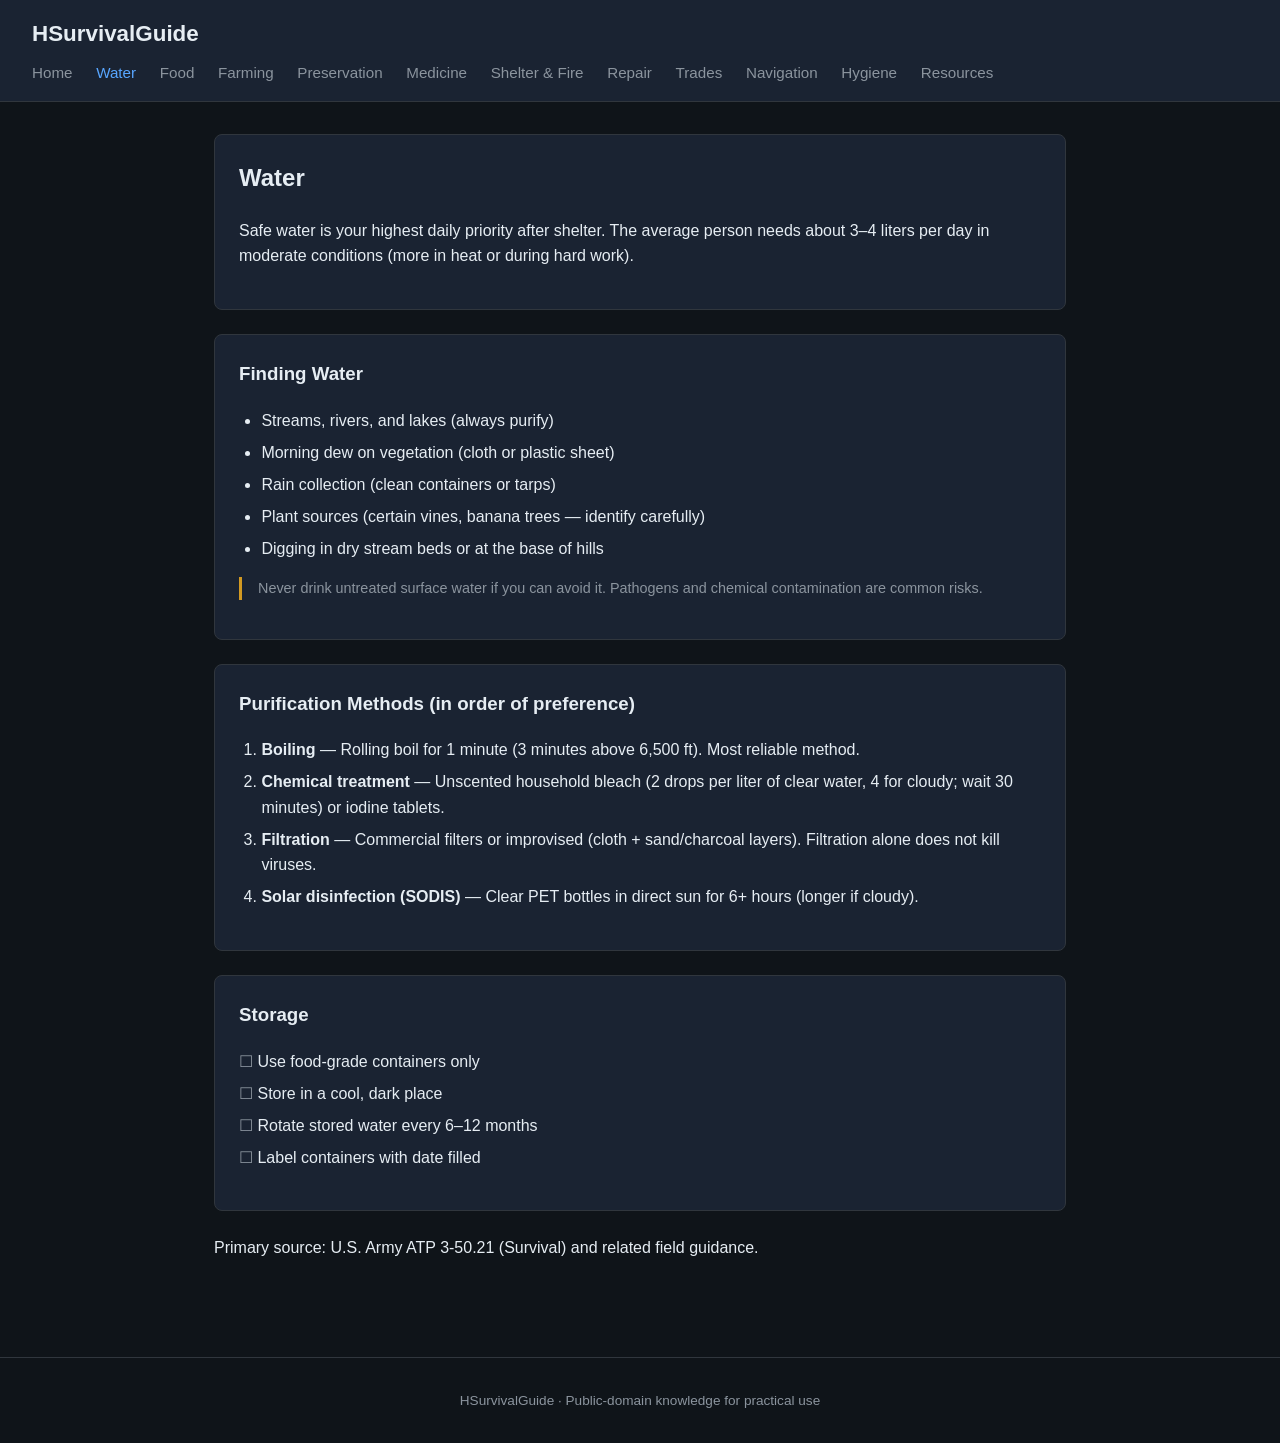
<file: water.html>
<!DOCTYPE html>
<html lang="en">
<head>
  <meta charset="UTF-8">
  <meta name="viewport" content="width=device-width, initial-scale=1.0">
  <title>Water – HSurvivalGuide</title>
  <link rel="stylesheet" href="css/style.css">
</head>
<body>
  <header>
    <h1><a href="index.html">HSurvivalGuide</a></h1>
    <nav>
      <a href="index.html">Home</a>
      <a href="water.html" class="active">Water</a>
      <a href="food.html">Food</a>
      <a href="farming.html">Farming</a>
      <a href="preservation.html">Preservation</a>
      <a href="medicine.html">Medicine</a>
      <a href="shelter.html">Shelter & Fire</a>
      <a href="repair.html">Repair</a>
      <a href="trades.html">Trades</a>
      <a href="navigation.html">Navigation</a>
      <a href="hygiene.html">Hygiene</a>
      <a href="resources.html">Resources</a>
    </nav>
  </header>

  <div class="container">
    <div class="card">
      <h2>Water</h2>
      <p>Safe water is your highest daily priority after shelter. The average person needs about 3–4 liters per day in moderate conditions (more in heat or during hard work).</p>
    </div>

    <div class="card">
      <h3>Finding Water</h3>
      <ul>
        <li>Streams, rivers, and lakes (always purify)</li>
        <li>Morning dew on vegetation (cloth or plastic sheet)</li>
        <li>Rain collection (clean containers or tarps)</li>
        <li>Plant sources (certain vines, banana trees — identify carefully)</li>
        <li>Digging in dry stream beds or at the base of hills</li>
      </ul>
      <p class="warning">Never drink untreated surface water if you can avoid it. Pathogens and chemical contamination are common risks.</p>
    </div>

    <div class="card">
      <h3>Purification Methods (in order of preference)</h3>
      <ol>
        <li><strong>Boiling</strong> — Rolling boil for 1 minute (3 minutes above 6,500 ft). Most reliable method.</li>
        <li><strong>Chemical treatment</strong> — Unscented household bleach (2 drops per liter of clear water, 4 for cloudy; wait 30 minutes) or iodine tablets.</li>
        <li><strong>Filtration</strong> — Commercial filters or improvised (cloth + sand/charcoal layers). Filtration alone does not kill viruses.</li>
        <li><strong>Solar disinfection (SODIS)</strong> — Clear PET bottles in direct sun for 6+ hours (longer if cloudy).</li>
      </ol>
    </div>

    <div class="card">
      <h3>Storage</h3>
      <ul class="checklist">
        <li>Use food-grade containers only</li>
        <li>Store in a cool, dark place</li>
        <li>Rotate stored water every 6–12 months</li>
        <li>Label containers with date filled</li>
      </ul>
    </div>

    <p>Primary source: U.S. Army ATP 3-50.21 (Survival) and related field guidance.</p>
  </div>

  <footer>
    HSurvivalGuide · Public-domain knowledge for practical use
  </footer>
</body>
</html>
</file>
<file: css/style.css>
/* HSurvivalGuide - Clean, practical styling */
:root {
  --bg: #0f1419;
  --card: #1a2332;
  --text: #e6edf3;
  --muted: #8b949e;
  --accent: #58a6ff;
  --accent-hover: #79b8ff;
  --border: #30363d;
  --success: #3fb950;
  --warning: #d29922;
}

* { box-sizing: border-box; }
body {
  margin: 0;
  font-family: -apple-system, BlinkMacSystemFont, 'Segoe UI', Roboto, sans-serif;
  background: var(--bg);
  color: var(--text);
  line-height: 1.6;
}

header {
  background: var(--card);
  border-bottom: 1px solid var(--border);
  padding: 1rem 2rem;
  position: sticky;
  top: 0;
  z-index: 100;
}
header h1 { margin: 0; font-size: 1.4rem; }
header h1 a { color: var(--text); text-decoration: none; }
nav { margin-top: 0.5rem; }
nav a {
  color: var(--muted);
  text-decoration: none;
  margin-right: 1.2rem;
  font-size: 0.95rem;
}
nav a:hover, nav a.active { color: var(--accent); }

.container { max-width: 900px; margin: 0 auto; padding: 2rem 1.5rem; }

.card {
  background: var(--card);
  border: 1px solid var(--border);
  border-radius: 8px;
  padding: 1.5rem;
  margin-bottom: 1.5rem;
}
.card h2, .card h3 { margin-top: 0; }

.grid {
  display: grid;
  grid-template-columns: repeat(auto-fit, minmax(250px, 1fr));
  gap: 1rem;
}
.grid a {
  display: block;
  background: var(--card);
  border: 1px solid var(--border);
  border-radius: 8px;
  padding: 1.25rem;
  text-decoration: none;
  color: var(--text);
  transition: border-color 0.15s;
}
.grid a:hover { border-color: var(--accent); }
.grid a strong { display: block; margin-bottom: 0.3rem; color: var(--accent); }

ul, ol { padding-left: 1.4rem; }
li { margin-bottom: 0.4rem; }

a { color: var(--accent); }
a:hover { color: var(--accent-hover); }

.checklist { list-style: none; padding-left: 0; }
.checklist li::before { content: "☐ "; color: var(--muted); }

.warning { border-left: 3px solid var(--warning); padding-left: 1rem; color: var(--muted); font-size: 0.9rem; }

footer {
  text-align: center;
  padding: 2rem;
  color: var(--muted);
  font-size: 0.85rem;
  border-top: 1px solid var(--border);
  margin-top: 3rem;
}

@media (max-width: 600px) {
  header { padding: 1rem; }
  nav a { display: inline-block; margin-bottom: 0.5rem; }
}
</file>
